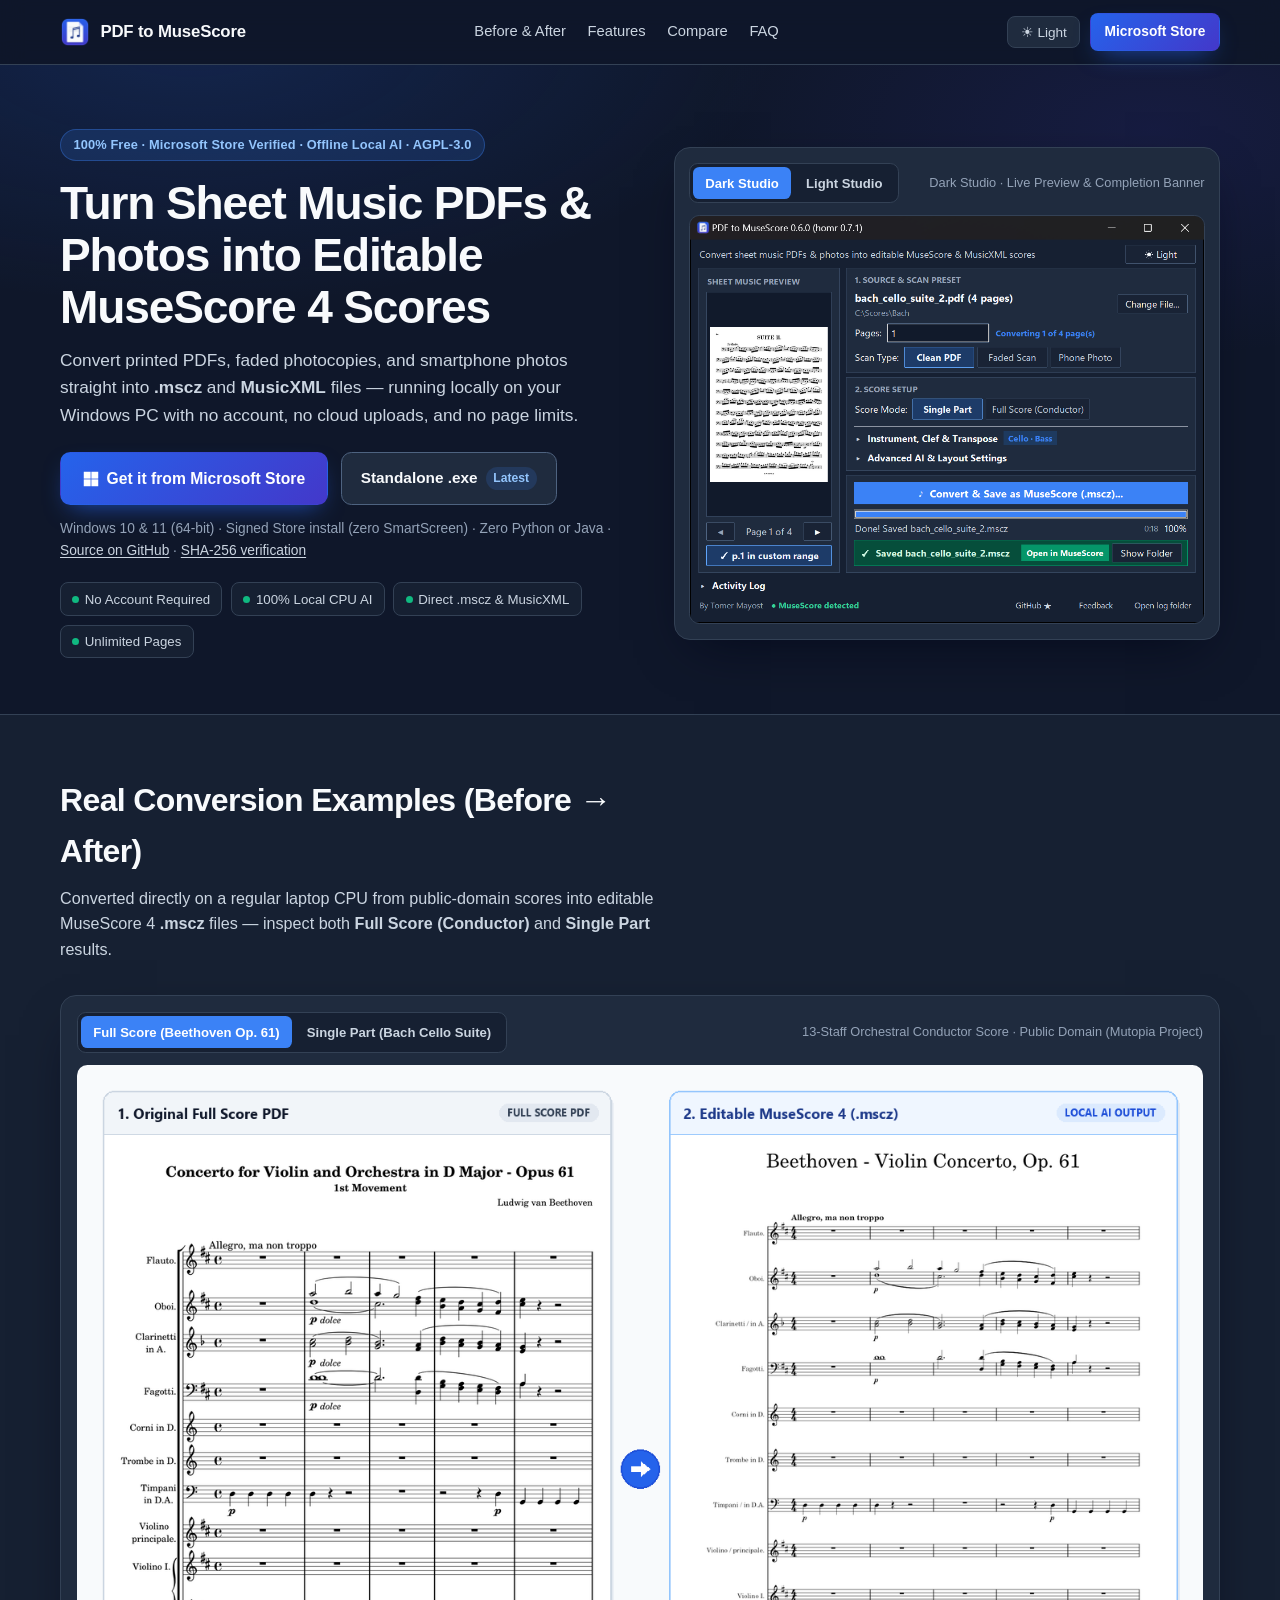
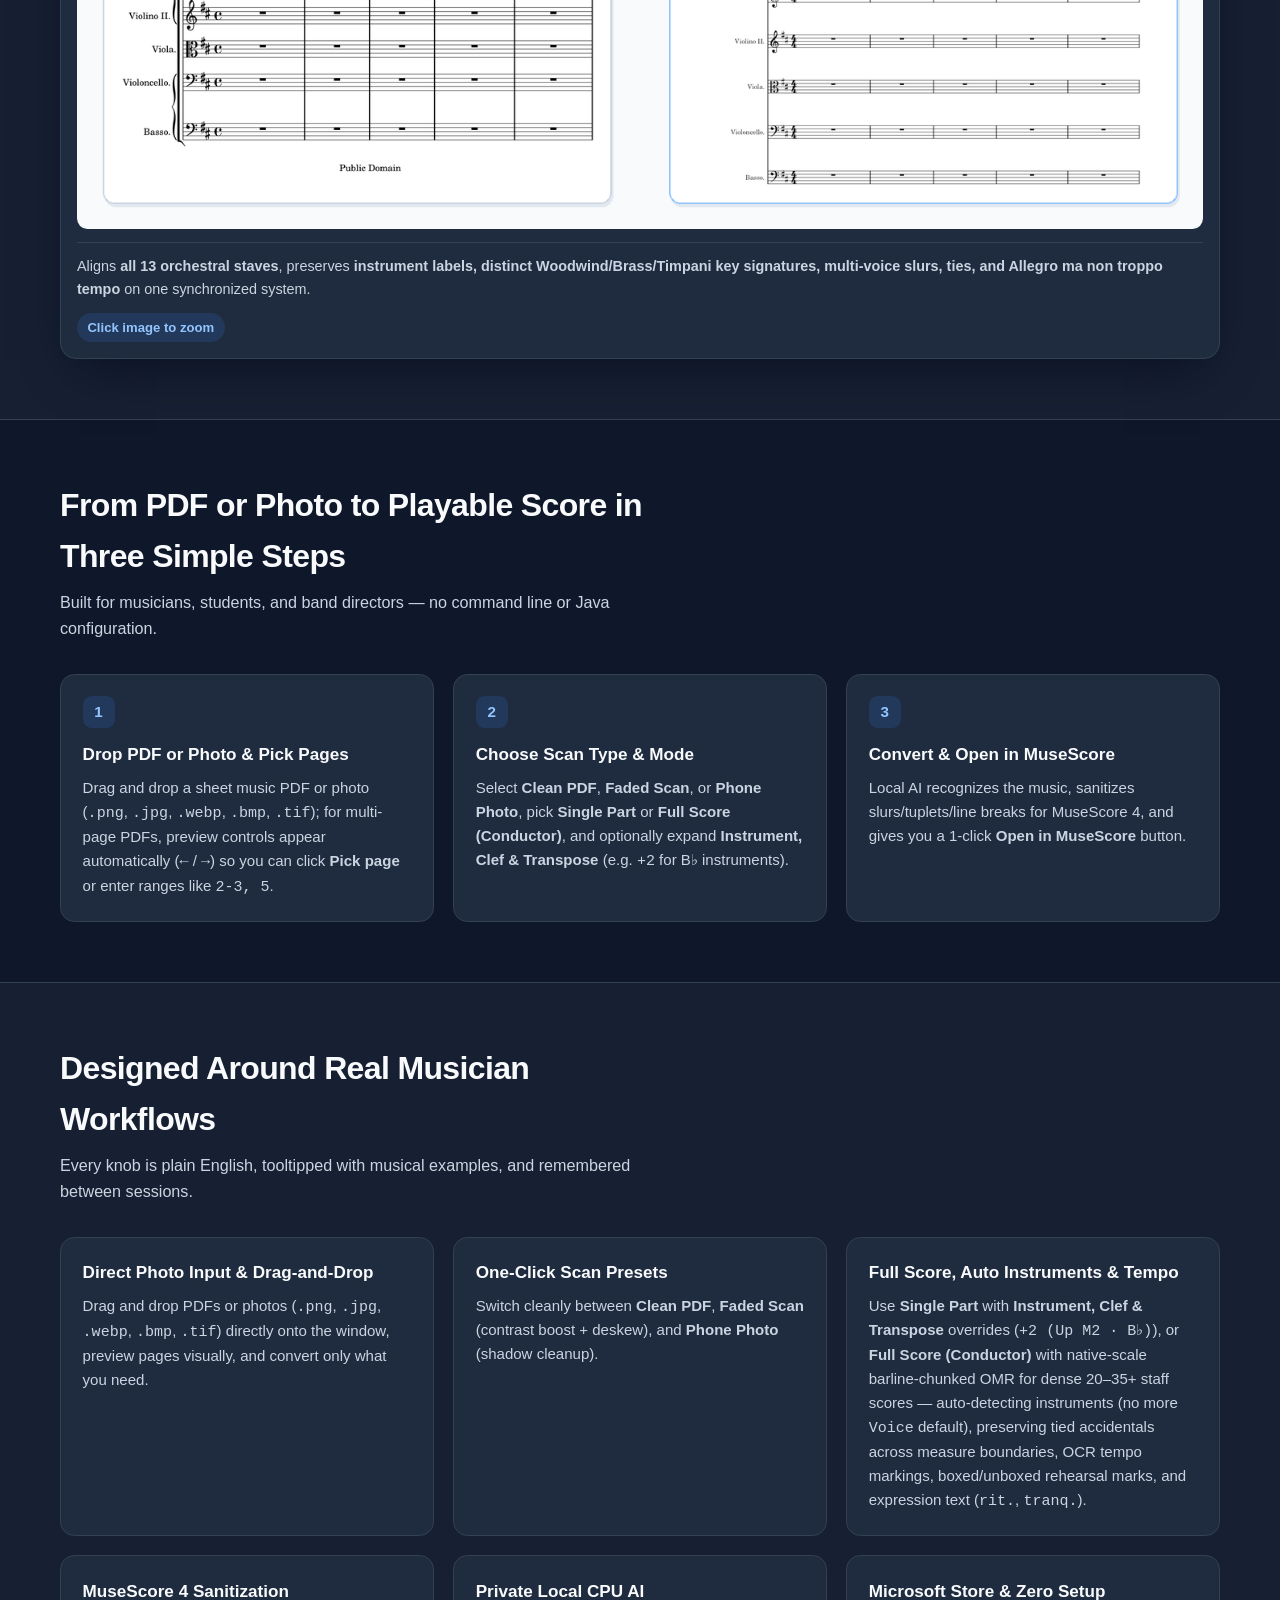
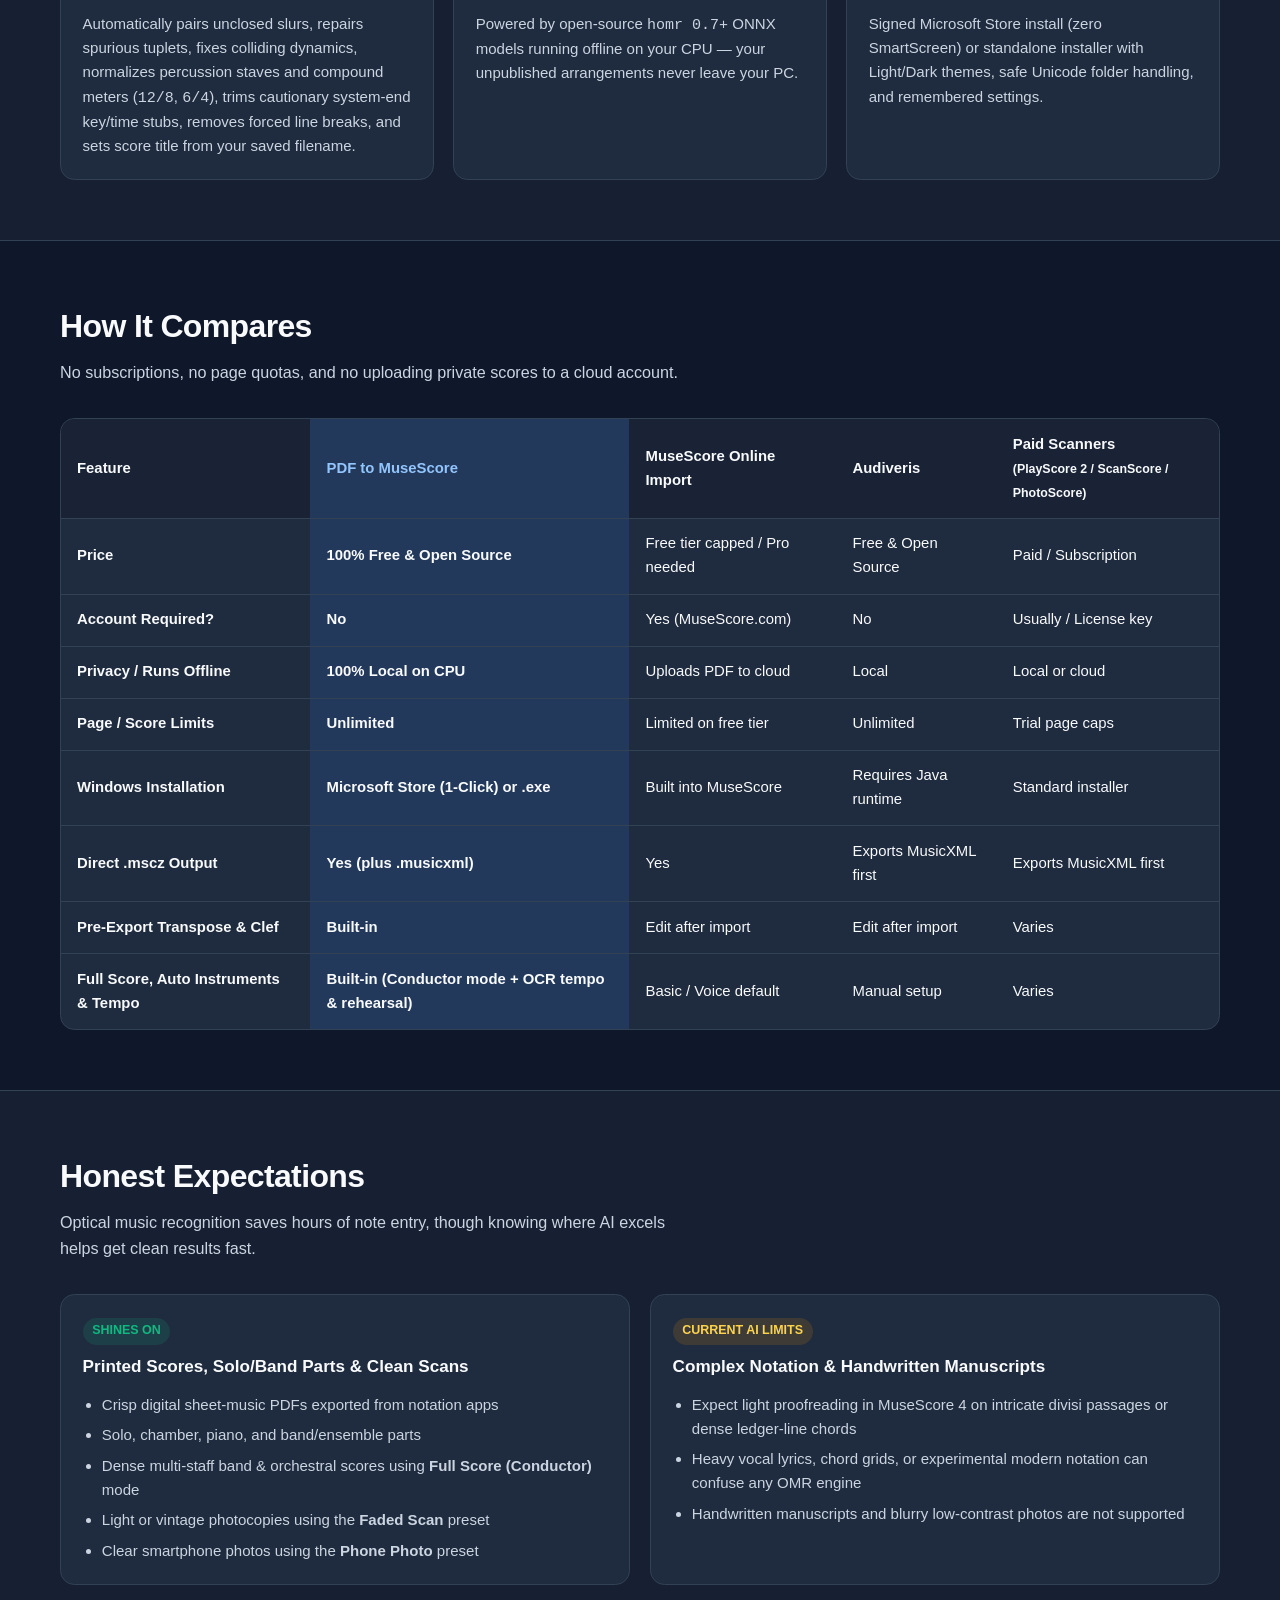
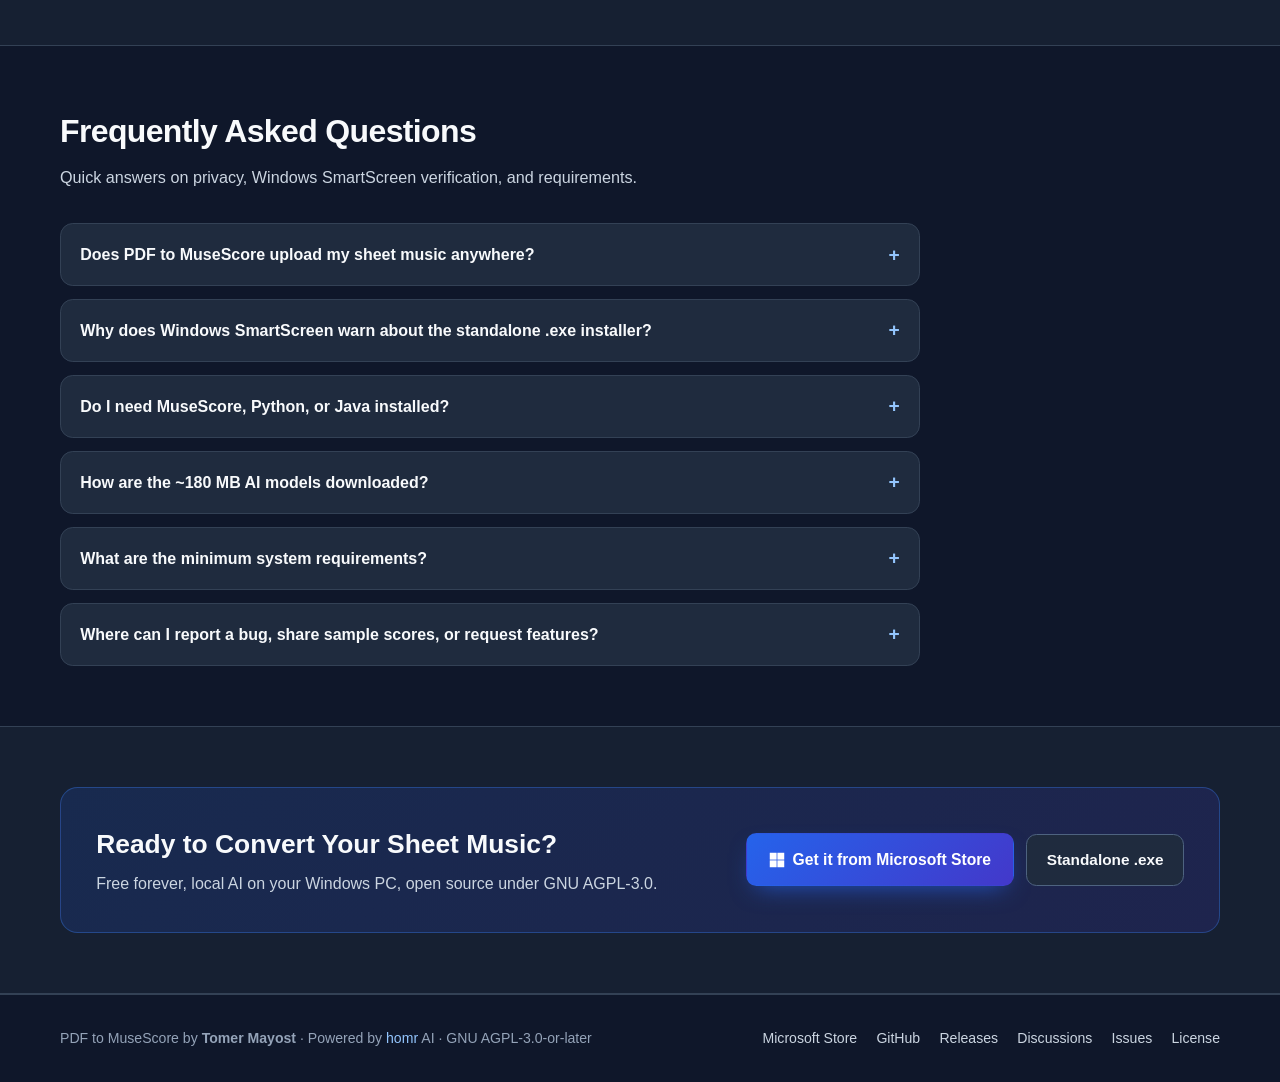
<file: docs/index.html>
<!DOCTYPE html>
<html lang="en" data-theme="dark">
<head>
  <meta charset="utf-8">
  <meta name="viewport" content="width=device-width, initial-scale=1">
  <title>PDF to MuseScore — Free, Offline AI Sheet Music Converter for Windows</title>
  <meta name="description" content="Free, offline Windows app converting sheet music PDFs & photos to MuseScore (.mscz) and MusicXML via local homr AI. On Microsoft Store — no limits.">
  <meta name="keywords" content="convert pdf to musescore, pdf to musicxml, sheet music omr, free optical music recognition, homr gui, musescore 4 pdf converter">
  <meta name="robots" content="index, follow, max-image-preview:large">
  <meta name="author" content="Tomer Mayost">
  <meta name="theme-color" content="#0f172a">
  <link rel="canonical" href="https://tomermayost.github.io/pdf2musescore/">
  <link rel="icon" type="image/png" href="assets/favicon.png">

  <meta property="og:type" content="website">
  <meta property="og:site_name" content="PDF to MuseScore">
  <meta property="og:url" content="https://tomermayost.github.io/pdf2musescore/">
  <meta property="og:title" content="PDF to MuseScore — Free, Offline AI Sheet Music Converter">
  <meta property="og:description" content="Turn printed scores, faded scans, and phone photos into editable MuseScore 4 (.mscz) and MusicXML scores locally on your Windows PC. Free, open source, no limits.">
  <meta property="og:image" content="https://tomermayost.github.io/pdf2musescore/assets/social-preview.png">
  <meta property="og:image:width" content="1280">
  <meta property="og:image:height" content="640">
  <meta property="og:image:alt" content="PDF to MuseScore Dark Studio UI converting sheet music PDFs and photos into MuseScore 4 scores">

  <meta name="twitter:card" content="summary_large_image">
  <meta name="twitter:title" content="PDF to MuseScore — Free, Offline AI Sheet Music Converter">
  <meta name="twitter:description" content="Convert sheet music PDFs to editable MuseScore 4 (.mscz) and MusicXML locally on Windows. Free, open source, no account or page limits.">
  <meta name="twitter:image" content="https://tomermayost.github.io/pdf2musescore/assets/social-preview.png">
  <meta name="twitter:image:alt" content="PDF to MuseScore Dark Studio UI converting sheet music PDFs and photos into MuseScore 4 scores">

  <script type="application/ld+json">
  {
    "@context": "https://schema.org",
    "@type": "SoftwareApplication",
    "name": "PDF to MuseScore",
    "alternateName": ["PDF2MuseScore", "pdf2musescore"],
    "operatingSystem": "Windows 10, Windows 11",
    "applicationCategory": "MultimediaApplication",
    "applicationSubCategory": "Optical Music Recognition",
    "description": "Free, offline Windows desktop application converting sheet music PDFs and photos into editable MuseScore 4 (.mscz) and MusicXML scores using local homr AI.",
    "softwareVersion": "0.6.0",
    "softwareRequirements": "Windows 10 or Windows 11 (64-bit), x86-64 CPU with AVX2 & SSE4.2, 4 GB RAM minimum (8 GB recommended)",
    "license": "https://www.gnu.org/licenses/agpl-3.0.en.html",
    "url": "https://tomermayost.github.io/pdf2musescore/",
    "installUrl": "https://apps.microsoft.com/detail/9N6NCBWM3BHT",
    "downloadUrl": "https://github.com/tomermayost/pdf2musescore/releases/latest",
    "image": "https://tomermayost.github.io/pdf2musescore/assets/social-preview.png",
    "screenshot": [
      "https://tomermayost.github.io/pdf2musescore/assets/ui-dark.png",
      "https://tomermayost.github.io/pdf2musescore/assets/before-after-fullscore.png",
      "https://tomermayost.github.io/pdf2musescore/assets/before-after-bach.png"
    ],
    "featureList": [
      "100% local offline AI music recognition powered by homr ONNX models",
      "Converts PDFs and sheet music photos (.png, .jpg, .webp, .bmp, .tif) with drag and drop",
      "Single Part and Full Score (Conductor) modes with native-scale barline-chunked OMR, automatic instrument detection, accurate MIDI playback & transpositions, and Piano fallback (no more Voice mixer default)",
      "OCR tempo markings (BPM and mid-piece changes), boxed/unboxed rehearsal marks, and expression text (rit., tranq.)",
      "Direct .mscz and MusicXML (.musicxml) export with MuseScore 4 sanitization (slurs, tuplets, dynamics collisions, percussion cleanup, and multi-voice measures)"
    ],
    "sameAs": [
      "https://github.com/tomermayost/pdf2musescore",
      "https://apps.microsoft.com/detail/9N6NCBWM3BHT"
    ],
    "author": {
      "@type": "Person",
      "name": "Tomer Mayost"
    },
    "offers": {
      "@type": "Offer",
      "price": "0",
      "priceCurrency": "USD"
    }
  }
  </script>

  <script type="application/ld+json">
  {
    "@context": "https://schema.org",
    "@type": "FAQPage",
    "mainEntity": [
      {
        "@type": "Question",
        "name": "Does PDF to MuseScore upload my sheet music anywhere?",
        "acceptedAnswer": {
          "@type": "Answer",
          "text": "No. All PDF rendering and AI music recognition runs 100% locally on your CPU. The only optional network requests are downloading the open-source homr and RapidOCR ONNX model weights once during installation (or automatically on startup if missing), a silent check against GitHub Releases for newer app versions (which sends zero user data and can be disabled via check_updates = false), and an optional Feedback report if you choose to submit diagnostic logs (privacy-sanitized, never containing sheet music, and never sent automatically)."
        }
      },
      {
        "@type": "Question",
        "name": "Why does Windows SmartScreen warn about the standalone .exe installer?",
        "acceptedAnswer": {
          "@type": "Answer",
          "text": "For zero SmartScreen warnings and automatic updates, install the Microsoft-signed Microsoft Store edition. The standalone GitHub .exe installer is not signed with a commercial EV certificate yet, so SmartScreen may appear — click More info then Run anyway, or verify every public CI build using SHA256SUMS.txt and GitHub Build Provenance Attestations."
        }
      },
      {
        "@type": "Question",
        "name": "Do I need MuseScore, Python, or Java installed?",
        "acceptedAnswer": {
          "@type": "Answer",
          "text": "No Python or Java setup is needed — everything is bundled in the Windows Setup Wizard. If MuseScore 4 is installed, the app automatically saves directly as .mscz (and offers to install it or export pure .musicxml if MuseScore is not detected)."
        }
      },
      {
        "@type": "Question",
        "name": "How are the ~180 MB AI models downloaded?",
        "acceptedAnswer": {
          "@type": "Answer",
          "text": "To keep the Windows installer compact (~85 MB), the open-source homr and RapidOCR neural network weights (~180 MB) are downloaded once during installation (or automatically in the background when the app starts if missing, such as in offline installs or Microsoft Store builds) and cached locally for offline use afterward."
        }
      },
      {
        "@type": "Question",
        "name": "What are the minimum system requirements?",
        "acceptedAnswer": {
          "@type": "Answer",
          "text": "64-bit Windows 10 or Windows 11, an x86-64 CPU with AVX2 & SSE4.2 (Intel 4th-gen Core 2013+ or AMD 2015+), 8 GB RAM recommended (4 GB minimum — on low-RAM laptops, close other apps or lower Scan Quality DPI to 200), and ~500 MB of free disk space."
        }
      },
      {
        "@type": "Question",
        "name": "Where can I report a bug, share sample scores, or request features?",
        "acceptedAnswer": {
          "@type": "Answer",
          "text": "Click Feedback in the bottom-right of the app to send a privacy-sanitized bug report directly (no GitHub account required), join GitHub Discussions to ask questions or share tips, or open a ticket in GitHub Issues (using Open log folder to attach diagnostic logs)."
        }
      }
    ]
  }
  </script>

  <link rel="stylesheet" href="styles.css">
</head>
<body>
  <a class="skip-link" href="#main">Skip to content</a>

  <header class="site-nav">
    <div class="container nav-inner">
      <a class="brand" href="#top">
        <img src="assets/favicon.png" alt="PDF to MuseScore icon" width="30" height="30">
        <span>PDF to MuseScore</span>
      </a>

      <nav class="nav-links" aria-label="Primary navigation">
        <a href="#preview">Before &amp; After</a>
        <a href="#features">Features</a>
        <a href="#compare">Compare</a>
        <a href="#faq">FAQ</a>
      </nav>

      <div class="nav-actions">
        <button id="themeToggle" class="btn-theme" type="button" aria-label="Switch to light theme">☀ Light</button>
        <a class="btn btn-primary btn-sm" href="https://apps.microsoft.com/detail/9N6NCBWM3BHT" target="_blank" rel="noopener">Microsoft Store</a>
      </div>
    </div>
  </header>

  <main id="main">
    <section id="top" class="hero">
      <div class="container hero-grid">
        <div>
          <span class="eyebrow">100% Free · Microsoft Store Verified · Offline Local AI · AGPL-3.0</span>
          <h1>Turn Sheet Music PDFs &amp; Photos into Editable MuseScore 4 Scores</h1>
          <p class="hero-sub">
            Convert printed PDFs, faded photocopies, and smartphone photos straight into
            <strong>.mscz</strong> and <strong>MusicXML</strong> files — running locally on your Windows PC
            with no account, no cloud uploads, and no page limits.
          </p>

          <div class="hero-cta-row">
            <a id="heroStoreBtn" class="btn btn-primary" href="https://apps.microsoft.com/detail/9N6NCBWM3BHT" target="_blank" rel="noopener">
              <svg class="ms-icon" width="16" height="16" viewBox="0 0 21 21" fill="currentColor" aria-hidden="true">
                <rect x="1" y="1" width="9" height="9" />
                <rect x="11" y="1" width="9" height="9" />
                <rect x="1" y="11" width="9" height="9" />
                <rect x="11" y="11" width="9" height="9" />
              </svg>
              <span>Get it from Microsoft Store</span>
            </a>
            <a id="heroDownloadBtn" class="btn btn-secondary" href="https://github.com/tomermayost/pdf2musescore/releases/latest">
              <span>Standalone .exe</span>
              <span id="releaseTagBadge" class="version-tag version-tag-muted">Latest</span>
            </a>
          </div>

          <p class="hero-meta">
            Windows 10 &amp; 11 (64-bit) · Signed Store install (zero SmartScreen) · Zero Python or Java ·
            <a href="https://github.com/tomermayost/pdf2musescore">Source on GitHub</a> ·
            <a href="#faq">SHA-256 verification</a>
          </p>

          <div class="trust-chips" aria-label="Key highlights">
            <span class="chip"><span class="dot"></span>No Account Required</span>
            <span class="chip"><span class="dot"></span>100% Local CPU AI</span>
            <span class="chip"><span class="dot"></span>Direct .mscz &amp; MusicXML</span>
            <span class="chip"><span class="dot"></span>Unlimited Pages</span>
          </div>
        </div>

        <div class="showcase-card">
          <div class="showcase-bar">
            <div class="tab-group" role="tablist" aria-label="App theme preview">
              <button id="tabDark" class="tab-btn" type="button" role="tab" aria-selected="true">Dark Studio</button>
              <button id="tabLight" class="tab-btn" type="button" role="tab" aria-selected="false">Light Studio</button>
            </div>
            <span id="heroPreviewCaption" class="showcase-caption">Dark Studio · Live Preview &amp; Completion Banner</span>
          </div>
          <div class="showcase-frame">
            <img id="heroPreviewImg" src="assets/ui-dark.png" alt="PDF to MuseScore Dark Studio interface with live sheet-music preview and Open in MuseScore completion banner">
          </div>
        </div>
      </div>
    </section>

    <section id="preview" class="section section-alt">
      <div class="container">
        <div class="section-head">
          <h2>Real Conversion Examples (Before → After)</h2>
          <p>
            Converted directly on a regular laptop CPU from public-domain scores into editable MuseScore 4
            <strong>.mscz</strong> files — inspect both <strong>Full Score (Conductor)</strong> and <strong>Single Part</strong> results.
          </p>
        </div>

        <div class="ba-wrap">
          <div class="showcase-bar ba-bar">
            <div class="tab-group" role="tablist" aria-label="Before and after conversion examples">
              <button id="baTabFullScore" class="tab-btn" type="button" role="tab" aria-selected="true" aria-controls="baPanelFullScore">Full Score (Beethoven Op. 61)</button>
              <button id="baTabBach" class="tab-btn" type="button" role="tab" aria-selected="false" aria-controls="baPanelBach">Single Part (Bach Cello Suite)</button>
            </div>
            <span id="baCaption" class="showcase-caption">13-Staff Orchestral Conductor Score · Public Domain (Mutopia Project)</span>
          </div>

          <div id="baPanelFullScore" role="tabpanel" aria-labelledby="baTabFullScore">
            <button id="openFullScoreZoom" class="ba-zoom-btn" type="button" data-zoom-src="assets/before-after-fullscore.png" data-zoom-alt="Zoomed side-by-side comparison of Beethoven Violin Concerto Op. 61 Full Score PDF and MuseScore 4 conversion" aria-label="Zoom Beethoven Violin Concerto Op. 61 Full Score Before and After comparison">
              <img src="assets/before-after-fullscore.png" alt="Side-by-side comparison of Beethoven Violin Concerto Op. 61 Full Score PDF and editable MuseScore 4 output">
            </button>
            <div class="ba-footer">
              <span>
                Aligns <strong>all 13 orchestral staves</strong>, preserves <strong>instrument labels, distinct Woodwind/Brass/Timpani key signatures, multi-voice slurs, ties, and Allegro ma non troppo tempo</strong> on one synchronized system.
              </span>
              <span class="zoom-pill">Click image to zoom</span>
            </div>
          </div>

          <div id="baPanelBach" role="tabpanel" aria-labelledby="baTabBach" hidden>
            <button id="openBeforeAfterZoom" class="ba-zoom-btn" type="button" data-zoom-src="assets/before-after-bach.png" data-zoom-alt="Zoomed side-by-side comparison of Bach Cello Suite No. 2 PDF and MuseScore 4 conversion" aria-label="Zoom Bach Cello Suite No. 2 Before and After comparison">
              <img src="assets/before-after-bach.png" alt="Side-by-side comparison of original Bach Cello Suite No. 2 PDF scan and editable MuseScore 4 output">
            </button>
            <div class="ba-footer">
              <span>
                Preserves <strong>bass clef, D minor key signature (B♭), 3/4 time, slurs, ties, stems, beams</strong>,
                and clean auto-flowing measures for MuseScore 4.
              </span>
              <span class="zoom-pill">Click image to zoom</span>
            </div>
          </div>
        </div>
      </div>
    </section>

    <section class="section">
      <div class="container">
        <div class="section-head">
          <h2>From PDF or Photo to Playable Score in Three Simple Steps</h2>
          <p>Built for musicians, students, and band directors — no command line or Java configuration.</p>
        </div>

        <div class="steps-grid">
          <article class="card">
            <div class="step-num">1</div>
            <h3>Drop PDF or Photo &amp; Pick Pages</h3>
            <p>
              Drag and drop a sheet music PDF or photo (<code>.png</code>, <code>.jpg</code>, <code>.webp</code>, <code>.bmp</code>, <code>.tif</code>);
              for multi-page PDFs, preview controls appear automatically (<code>←</code> / <code>→</code>) so you can click <strong>Pick page</strong> or enter ranges like <code>2-3, 5</code>.
            </p>
          </article>

          <article class="card">
            <div class="step-num">2</div>
            <h3>Choose Scan Type &amp; Mode</h3>
            <p>
              Select <strong>Clean PDF</strong>, <strong>Faded Scan</strong>, or <strong>Phone Photo</strong>, pick <strong>Single Part</strong> or <strong>Full Score (Conductor)</strong>,
              and optionally expand <strong>Instrument, Clef &amp; Transpose</strong> (e.g. <code>+2</code> for B♭ instruments).
            </p>
          </article>

          <article class="card">
            <div class="step-num">3</div>
            <h3>Convert &amp; Open in MuseScore</h3>
            <p>
              Local AI recognizes the music, sanitizes slurs/tuplets/line breaks for MuseScore 4, and gives you a
              1-click <strong>Open in MuseScore</strong> button.
            </p>
          </article>
        </div>
      </div>
    </section>

    <section id="features" class="section section-alt">
      <div class="container">
        <div class="section-head">
          <h2>Designed Around Real Musician Workflows</h2>
          <p>Every knob is plain English, tooltipped with musical examples, and remembered between sessions.</p>
        </div>

        <div class="features-grid">
          <article class="card">
            <h3>Direct Photo Input &amp; Drag-and-Drop</h3>
            <p>Drag and drop PDFs or photos (<code>.png</code>, <code>.jpg</code>, <code>.webp</code>, <code>.bmp</code>, <code>.tif</code>) directly onto the window, preview pages visually, and convert only what you need.</p>
          </article>
          <article class="card">
            <h3>One-Click Scan Presets</h3>
            <p>Switch cleanly between <strong>Clean PDF</strong>, <strong>Faded Scan</strong> (contrast boost + deskew), and <strong>Phone Photo</strong> (shadow cleanup).</p>
          </article>
          <article class="card">
            <h3>Full Score, Auto Instruments &amp; Tempo</h3>
            <p>Use <strong>Single Part</strong> with <strong>Instrument, Clef &amp; Transpose</strong> overrides (<code>+2 (Up M2 · B♭)</code>), or <strong>Full Score (Conductor)</strong> with native-scale barline-chunked OMR for dense 20–35+ staff scores — auto-detecting instruments (no more <code>Voice</code> default), preserving tied accidentals across measure boundaries, OCR tempo markings, boxed/unboxed rehearsal marks, and expression text (<code>rit.</code>, <code>tranq.</code>).</p>
          </article>
          <article class="card">
            <h3>MuseScore 4 Sanitization</h3>
            <p>Automatically pairs unclosed slurs, repairs spurious tuplets, fixes colliding dynamics, normalizes percussion staves and compound meters (<code>12/8</code>, <code>6/4</code>), trims cautionary system-end key/time stubs, removes forced line breaks, and sets score title from your saved filename.</p>
          </article>
          <article class="card">
            <h3>Private Local CPU AI</h3>
            <p>Powered by open-source <code>homr 0.7+</code> ONNX models running offline on your CPU — your unpublished arrangements never leave your PC.</p>
          </article>
          <article class="card">
            <h3>Microsoft Store &amp; Zero Setup</h3>
            <p>Signed Microsoft Store install (zero SmartScreen) or standalone installer with Light/Dark themes, safe Unicode folder handling, and remembered settings.</p>
          </article>
        </div>
      </div>
    </section>

    <section id="compare" class="section">
      <div class="container">
        <div class="section-head">
          <h2>How It Compares</h2>
          <p>No subscriptions, no page quotas, and no uploading private scores to a cloud account.</p>
        </div>

        <div class="table-scroll">
          <table class="compare-table">
            <thead>
              <tr>
                <th>Feature</th>
                <th class="col-ours">PDF to MuseScore</th>
                <th>MuseScore Online Import</th>
                <th>Audiveris</th>
                <th>Paid Scanners<br><small>(PlayScore 2 / ScanScore / PhotoScore)</small></th>
              </tr>
            </thead>
            <tbody>
              <tr>
                <td><strong>Price</strong></td>
                <td class="col-ours">100% Free &amp; Open Source</td>
                <td>Free tier capped / Pro needed</td>
                <td>Free &amp; Open Source</td>
                <td>Paid / Subscription</td>
              </tr>
              <tr>
                <td><strong>Account Required?</strong></td>
                <td class="col-ours">No</td>
                <td>Yes (MuseScore.com)</td>
                <td>No</td>
                <td>Usually / License key</td>
              </tr>
              <tr>
                <td><strong>Privacy / Runs Offline</strong></td>
                <td class="col-ours">100% Local on CPU</td>
                <td>Uploads PDF to cloud</td>
                <td>Local</td>
                <td>Local or cloud</td>
              </tr>
              <tr>
                <td><strong>Page / Score Limits</strong></td>
                <td class="col-ours">Unlimited</td>
                <td>Limited on free tier</td>
                <td>Unlimited</td>
                <td>Trial page caps</td>
              </tr>
              <tr>
                <td><strong>Windows Installation</strong></td>
                <td class="col-ours">Microsoft Store (1-Click) or .exe</td>
                <td>Built into MuseScore</td>
                <td>Requires Java runtime</td>
                <td>Standard installer</td>
              </tr>
              <tr>
                <td><strong>Direct .mscz Output</strong></td>
                <td class="col-ours">Yes (plus .musicxml)</td>
                <td>Yes</td>
                <td>Exports MusicXML first</td>
                <td>Exports MusicXML first</td>
              </tr>
              <tr>
                <td><strong>Pre-Export Transpose &amp; Clef</strong></td>
                <td class="col-ours">Built-in</td>
                <td>Edit after import</td>
                <td>Edit after import</td>
                <td>Varies</td>
              </tr>
              <tr>
                <td><strong>Full Score, Auto Instruments &amp; Tempo</strong></td>
                <td class="col-ours">Built-in (Conductor mode + OCR tempo &amp; rehearsal)</td>
                <td>Basic / Voice default</td>
                <td>Manual setup</td>
                <td>Varies</td>
              </tr>
            </tbody>
          </table>
        </div>
      </div>
    </section>

    <section class="section section-alt">
      <div class="container">
        <div class="section-head">
          <h2>Honest Expectations</h2>
          <p>Optical music recognition saves hours of note entry, though knowing where AI excels helps get clean results fast.</p>
        </div>

        <div class="split-grid">
          <article class="card">
            <span class="badge-ok">SHINES ON</span>
            <h3>Printed Scores, Solo/Band Parts &amp; Clean Scans</h3>
            <ul class="expect-list">
              <li>Crisp digital sheet-music PDFs exported from notation apps</li>
              <li>Solo, chamber, piano, and band/ensemble parts</li>
              <li>Dense multi-staff band &amp; orchestral scores using <strong>Full Score (Conductor)</strong> mode</li>
              <li>Light or vintage photocopies using the <strong>Faded Scan</strong> preset</li>
              <li>Clear smartphone photos using the <strong>Phone Photo</strong> preset</li>
            </ul>
          </article>

          <article class="card">
            <span class="badge-warn">CURRENT AI LIMITS</span>
            <h3>Complex Notation &amp; Handwritten Manuscripts</h3>
            <ul class="expect-list">
              <li>Expect light proofreading in MuseScore 4 on intricate divisi passages or dense ledger-line chords</li>
              <li>Heavy vocal lyrics, chord grids, or experimental modern notation can confuse any OMR engine</li>
              <li>Handwritten manuscripts and blurry low-contrast photos are not supported</li>
            </ul>
          </article>
        </div>
      </div>
    </section>

    <section id="faq" class="section">
      <div class="container">
        <div class="section-head">
          <h2>Frequently Asked Questions</h2>
          <p>Quick answers on privacy, Windows SmartScreen verification, and requirements.</p>
        </div>

        <div class="faq-list">
          <details class="faq-item">
            <summary>Does PDF to MuseScore upload my sheet music anywhere?</summary>
            <div class="faq-body">
              No. All PDF rendering and AI music recognition runs <strong>100% locally on your CPU</strong>. The only optional network requests are downloading the open-source <code>homr</code> and <code>RapidOCR</code> ONNX model weights once during installation (or automatically on startup if missing), a silent check against GitHub Releases for newer app versions (which sends zero user data and can be disabled via <code>check_updates = false</code>), and an optional <strong>Feedback</strong> report if you choose to submit diagnostic logs (privacy-sanitized, never containing sheet music, and never sent automatically).
            </div>
          </details>

          <details class="faq-item">
            <summary>Why does Windows SmartScreen warn about the standalone .exe installer?</summary>
            <div class="faq-body">
              For zero SmartScreen warnings and automatic updates, install the Microsoft-signed <a href="https://apps.microsoft.com/detail/9N6NCBWM3BHT" target="_blank" rel="noopener">Microsoft Store</a> edition. The standalone GitHub <code>.exe</code> installer is not signed with a commercial EV certificate yet, so SmartScreen may appear — click <strong>More info → Run anyway</strong>, or verify every public CI build using <code>SHA256SUMS.txt</code> and GitHub Build Provenance Attestations:
              <pre>Get-FileHash .\pdf2musescore-&lt;version&gt;-setup-x64.exe -Algorithm SHA256
gh attestation verify .\pdf2musescore-&lt;version&gt;-setup-x64.exe --repo tomermayost/pdf2musescore</pre>
            </div>
          </details>

          <details class="faq-item">
            <summary>Do I need MuseScore, Python, or Java installed?</summary>
            <div class="faq-body">
              No Python or Java setup is needed — everything is bundled in the Windows Setup Wizard. If <strong>MuseScore 4</strong> is installed, the app automatically saves directly as <code>.mscz</code> (and offers to install it or export pure <code>.musicxml</code> if MuseScore isn't detected).
            </div>
          </details>

          <details class="faq-item">
            <summary>How are the ~180 MB AI models downloaded?</summary>
            <div class="faq-body">
              To keep the Windows installer compact (~85 MB), the open-source <code>homr</code> and <code>RapidOCR</code> neural network weights (~180 MB) are downloaded once during installation (or automatically in the background when the app starts if missing, such as in offline installs or Microsoft Store builds) and cached locally for offline use afterward.
            </div>
          </details>

          <details class="faq-item">
            <summary>What are the minimum system requirements?</summary>
            <div class="faq-body">
              64-bit <strong>Windows 10 or Windows 11</strong>, an x86-64 CPU with <strong>AVX2 &amp; SSE4.2</strong> (Intel 4th-gen Core 2013+ or AMD 2015+), <strong>8 GB RAM recommended</strong> (4 GB minimum — on low-RAM laptops, close other apps or lower Scan Quality DPI to <code>200</code>), and ~500 MB of free disk space.
            </div>
          </details>

          <details class="faq-item">
            <summary>Where can I report a bug, share sample scores, or request features?</summary>
            <div class="faq-body">
              Click <strong>Feedback</strong> in the bottom-right of the app to send a privacy-sanitized bug report directly (no GitHub account required), join <a href="https://github.com/tomermayost/pdf2musescore/discussions">GitHub Discussions</a> to ask questions or share tips, or open a ticket in <a href="https://github.com/tomermayost/pdf2musescore/issues">GitHub Issues</a> (using <strong>Open log folder</strong> to attach diagnostic logs).
            </div>
          </details>
        </div>
      </div>
    </section>

    <section class="section section-alt">
      <div class="container">
        <div class="cta-banner">
          <div>
            <h2>Ready to Convert Your Sheet Music?</h2>
            <p>Free forever, local AI on your Windows PC, open source under GNU AGPL-3.0.</p>
          </div>
          <div class="hero-cta-row">
            <a class="btn btn-primary" href="https://apps.microsoft.com/detail/9N6NCBWM3BHT" target="_blank" rel="noopener">
              <svg class="ms-icon" width="16" height="16" viewBox="0 0 21 21" fill="currentColor" aria-hidden="true">
                <rect x="1" y="1" width="9" height="9" />
                <rect x="11" y="1" width="9" height="9" />
                <rect x="1" y="11" width="9" height="9" />
                <rect x="11" y="11" width="9" height="9" />
              </svg>
              <span>Get it from Microsoft Store</span>
            </a>
            <a id="bottomDownloadBtn" class="btn btn-secondary" href="https://github.com/tomermayost/pdf2musescore/releases/latest">Standalone .exe</a>
          </div>
        </div>
      </div>
    </section>
  </main>

  <footer class="site-footer">
    <div class="container footer-inner">
      <span>PDF to MuseScore by <strong>Tomer Mayost</strong> · Powered by <a href="https://github.com/liebharc/homr">homr</a> AI · GNU AGPL-3.0-or-later</span>
      <div class="footer-links">
        <a href="https://apps.microsoft.com/detail/9N6NCBWM3BHT" target="_blank" rel="noopener">Microsoft Store</a>
        <a href="https://github.com/tomermayost/pdf2musescore">GitHub</a>
        <a href="https://github.com/tomermayost/pdf2musescore/releases">Releases</a>
        <a href="https://github.com/tomermayost/pdf2musescore/discussions">Discussions</a>
        <a href="https://github.com/tomermayost/pdf2musescore/issues">Issues</a>
        <a href="https://github.com/tomermayost/pdf2musescore/blob/master/LICENSE">License</a>
      </div>
    </div>
  </footer>

  <div id="lightbox" class="lightbox" role="dialog" aria-modal="true" aria-hidden="true" aria-label="Zoomed Before and After comparison">
    <div class="lightbox-inner">
      <button id="closeLightbox" class="lightbox-close" type="button" aria-label="Close zoomed preview">×</button>
      <img id="lightboxImg" src="assets/before-after-fullscore.png" alt="Zoomed side-by-side comparison of Beethoven Violin Concerto Op. 61 Full Score PDF and MuseScore 4 conversion">
    </div>
  </div>

  <script src="app.js"></script>
</body>
</html>
</file>
<file: docs/styles.css>
/* Studio theme tokens aligned with src/pdf2musescore/ui_theme.py */
:root,
[data-theme="dark"] {
  --bg: #0f172a;
  --bg-elevated: #162032;
  --card: #1f2b3e;
  --card-alt: #192335;
  --border: #334155;
  --border-strong: #4e6380;
  --text: #f8fafc;
  --text-muted: #cbd5e1;
  --text-subtle: #94a3b8;
  --accent: #3b82f6;
  --accent-hover: #2563eb;
  --accent-indigo: #4338ca;
  --accent-soft: rgba(59, 130, 246, 0.16);
  --accent-text: #93c5fd;
  --success: #10b981;
  --success-soft: rgba(16, 185, 129, 0.14);
  --warn-soft: rgba(245, 158, 11, 0.14);
  --warn-text: #fcd34d;
  --shadow: 0 20px 50px -20px rgba(2, 6, 23, 0.75);
  --nav-bg: rgba(15, 23, 42, 0.86);
  color-scheme: dark;
}

[data-theme="light"] {
  --bg: #f8fafc;
  --bg-elevated: #f1f5f9;
  --card: #ffffff;
  --card-alt: #f8fafc;
  --border: #cbd5e1;
  --border-strong: #94a3b8;
  --text: #0f172a;
  --text-muted: #475569;
  --text-subtle: #64748b;
  --accent: #2563eb;
  --accent-hover: #1d4ed8;
  --accent-indigo: #4338ca;
  --accent-soft: #dbeafe;
  --accent-text: #1d4ed8;
  --success: #059669;
  --success-soft: #ecfdf5;
  --warn-soft: #fffbeb;
  --warn-text: #b45309;
  --shadow: 0 20px 50px -20px rgba(15, 23, 42, 0.16);
  --nav-bg: rgba(248, 250, 252, 0.88);
  color-scheme: light;
}

*,
*::before,
*::after {
  box-sizing: border-box;
}

html {
  scroll-behavior: smooth;
}

body {
  margin: 0;
  font-family: "Segoe UI Variable Text", "Segoe UI", -apple-system, BlinkMacSystemFont, Roboto, Helvetica, Arial, sans-serif;
  background: var(--bg);
  color: var(--text);
  line-height: 1.6;
  -webkit-font-smoothing: antialiased;
}

img {
  display: block;
  max-width: 100%;
  height: auto;
}

a {
  color: var(--accent-text);
  text-decoration: none;
}

a:hover {
  text-decoration: underline;
}

code,
pre {
  font-family: "Cascadia Mono", Consolas, ui-monospace, SFMono-Regular, Menlo, monospace;
}

.container {
  width: min(1160px, calc(100% - 2rem));
  margin-inline: auto;
}

.skip-link {
  position: absolute;
  left: -9999px;
  top: 0;
  background: var(--accent);
  color: #ffffff;
  padding: 0.6rem 1rem;
  border-radius: 0.5rem;
  z-index: 200;
}

.skip-link:focus {
  left: 1rem;
  top: 1rem;
}

/* Navbar */
.site-nav {
  position: sticky;
  top: 0;
  z-index: 50;
  background: var(--nav-bg);
  backdrop-filter: blur(12px);
  border-bottom: 1px solid var(--border);
}

.nav-inner {
  display: flex;
  align-items: center;
  justify-content: space-between;
  gap: 1rem;
  min-height: 4rem;
}

.brand {
  display: inline-flex;
  align-items: center;
  gap: 0.65rem;
  color: var(--text);
  font-weight: 700;
  font-size: 1.05rem;
  letter-spacing: -0.01em;
}

.brand:hover {
  text-decoration: none;
}

.brand img {
  width: 30px;
  height: 30px;
  border-radius: 7px;
}

.nav-links {
  display: flex;
  align-items: center;
  gap: 1.35rem;
}

.nav-links a {
  color: var(--text-muted);
  font-size: 0.92rem;
  font-weight: 500;
}

.nav-links a:hover {
  color: var(--text);
  text-decoration: none;
}

.nav-actions {
  display: flex;
  align-items: center;
  gap: 0.6rem;
}

/* Buttons */
.btn {
  display: inline-flex;
  align-items: center;
  justify-content: center;
  gap: 0.5rem;
  font: inherit;
  font-weight: 600;
  border-radius: 0.65rem;
  border: 1px solid transparent;
  cursor: pointer;
  transition: transform 0.12s ease, background-color 0.15s ease, border-color 0.15s ease;
  text-decoration: none;
  white-space: nowrap;
}

.btn:hover {
  text-decoration: none;
  transform: translateY(-1px);
}

.btn:active {
  transform: translateY(0);
}

.btn-primary {
  background: linear-gradient(135deg, #2563eb, #4338ca);
  color: #ffffff;
  padding: 0.8rem 1.35rem;
  font-size: 0.98rem;
  box-shadow: 0 10px 25px -10px rgba(37, 99, 235, 0.75);
}

.btn-primary:hover {
  background: linear-gradient(135deg, #1d4ed8, #3730a3);
}

.btn-secondary {
  background: var(--card);
  color: var(--text);
  border-color: var(--border-strong);
  padding: 0.8rem 1.2rem;
  font-size: 0.96rem;
}

.btn-secondary:hover {
  border-color: var(--accent);
}

.btn-sm {
  padding: 0.45rem 0.85rem;
  font-size: 0.86rem;
  border-radius: 0.5rem;
}

.btn-theme {
  background: var(--card);
  color: var(--text-muted);
  border: 1px solid var(--border);
  padding: 0.44rem 0.78rem;
  font-size: 0.85rem;
  border-radius: 0.5rem;
}

.btn-theme:hover {
  color: var(--text);
  border-color: var(--border-strong);
}

/* Hero */
.hero {
  position: relative;
  padding: 4rem 0 3.5rem;
  background:
    radial-gradient(900px 420px at 15% -5%, rgba(37, 99, 235, 0.18), transparent 65%),
    radial-gradient(750px 380px at 90% 10%, rgba(67, 56, 202, 0.14), transparent 60%);
}

.hero-grid {
  display: grid;
  grid-template-columns: minmax(0, 1.05fr) minmax(0, 1fr);
  gap: 2.5rem;
  align-items: center;
}

.eyebrow {
  display: inline-flex;
  align-items: center;
  gap: 0.45rem;
  padding: 0.3rem 0.78rem;
  border-radius: 999px;
  background: var(--accent-soft);
  color: var(--accent-text);
  border: 1px solid rgba(59, 130, 246, 0.35);
  font-size: 0.8rem;
  font-weight: 600;
  letter-spacing: 0.01em;
}

.hero h1 {
  margin: 1rem 0 0.85rem;
  font-size: clamp(2rem, 3.6vw, 3rem);
  line-height: 1.13;
  letter-spacing: -0.025em;
}

.hero-sub {
  margin: 0 0 1.4rem;
  color: var(--text-muted);
  font-size: 1.08rem;
  max-width: 56ch;
}

.hero-cta-row {
  display: flex;
  flex-wrap: wrap;
  gap: 0.8rem;
  align-items: center;
}

.ms-icon {
  flex-shrink: 0;
}

.version-tag {
  display: inline-block;
  padding: 0.12rem 0.48rem;
  border-radius: 999px;
  background: rgba(255, 255, 255, 0.2);
  font-size: 0.76rem;
  font-weight: 700;
}

.version-tag-muted {
  background: var(--accent-soft);
  color: var(--accent-text);
}

.hero-meta {
  margin: 0.85rem 0 1.25rem;
  color: var(--text-subtle);
  font-size: 0.86rem;
}

.hero-meta a {
  color: var(--text-muted);
  text-decoration: underline;
  text-underline-offset: 2px;
}

.trust-chips {
  display: flex;
  flex-wrap: wrap;
  gap: 0.55rem;
}

.chip {
  display: inline-flex;
  align-items: center;
  gap: 0.35rem;
  padding: 0.32rem 0.7rem;
  border-radius: 0.5rem;
  background: var(--bg-elevated);
  border: 1px solid var(--border);
  color: var(--text-muted);
  font-size: 0.83rem;
  font-weight: 500;
}

.chip .dot {
  width: 7px;
  height: 7px;
  border-radius: 50%;
  background: var(--success);
}

/* Preview Switcher Card */
.showcase-card {
  background: var(--card);
  border: 1px solid var(--border);
  border-radius: 1rem;
  padding: 0.9rem;
  box-shadow: var(--shadow);
}

.showcase-bar {
  display: flex;
  align-items: center;
  justify-content: space-between;
  gap: 0.75rem;
  margin-bottom: 0.75rem;
}

.tab-group {
  display: inline-flex;
  background: var(--bg-elevated);
  border: 1px solid var(--border);
  border-radius: 0.55rem;
  padding: 0.2rem;
  gap: 0.2rem;
}

.tab-btn {
  border: 0;
  background: transparent;
  color: var(--text-muted);
  font: inherit;
  font-size: 0.82rem;
  font-weight: 600;
  padding: 0.35rem 0.75rem;
  border-radius: 0.4rem;
  cursor: pointer;
}

.tab-btn[aria-selected="true"] {
  background: var(--accent);
  color: #ffffff;
}

.showcase-caption {
  color: var(--text-subtle);
  font-size: 0.8rem;
}

.showcase-frame {
  border-radius: 0.65rem;
  overflow: hidden;
  border: 1px solid var(--border);
  background: var(--bg);
}

/* Sections */
.section {
  padding: 3.75rem 0;
}

.section-alt {
  background: var(--bg-elevated);
  border-top: 1px solid var(--border);
  border-bottom: 1px solid var(--border);
}

.section-head {
  max-width: 70ch;
  margin-bottom: 2rem;
}

.section-head h2 {
  margin: 0 0 0.5rem;
  font-size: clamp(1.5rem, 2.5vw, 2.1rem);
  letter-spacing: -0.02em;
}

.section-head p {
  margin: 0;
  color: var(--text-muted);
  font-size: 1.01rem;
}

/* Before / After */
.ba-wrap {
  background: var(--card);
  border: 1px solid var(--border);
  border-radius: 1rem;
  padding: 1rem;
  box-shadow: var(--shadow);
}

.ba-bar {
  flex-wrap: wrap;
}

.ba-wrap [hidden] {
  display: none;
}

.ba-zoom-btn {
  display: block;
  width: 100%;
  padding: 0;
  border: 0;
  background: transparent;
  cursor: zoom-in;
  border-radius: 0.65rem;
  overflow: hidden;
}

.ba-footer {
  display: flex;
  flex-wrap: wrap;
  align-items: center;
  justify-content: space-between;
  gap: 0.75rem;
  margin-top: 0.8rem;
  padding-top: 0.75rem;
  border-top: 1px solid var(--border);
  color: var(--text-muted);
  font-size: 0.9rem;
}

.zoom-pill {
  display: inline-flex;
  align-items: center;
  gap: 0.35rem;
  padding: 0.25rem 0.65rem;
  border-radius: 999px;
  background: var(--accent-soft);
  color: var(--accent-text);
  font-size: 0.82rem;
  font-weight: 600;
}

/* Grids */
.steps-grid {
  display: grid;
  grid-template-columns: repeat(3, minmax(0, 1fr));
  gap: 1.2rem;
}

.features-grid {
  display: grid;
  grid-template-columns: repeat(3, minmax(0, 1fr));
  gap: 1.2rem;
}

.split-grid {
  display: grid;
  grid-template-columns: repeat(2, minmax(0, 1fr));
  gap: 1.25rem;
}

.card {
  background: var(--card);
  border: 1px solid var(--border);
  border-radius: 0.9rem;
  padding: 1.35rem;
}

.step-num {
  display: inline-flex;
  align-items: center;
  justify-content: center;
  width: 2rem;
  height: 2rem;
  border-radius: 0.55rem;
  background: var(--accent-soft);
  color: var(--accent-text);
  font-weight: 800;
  font-size: 0.95rem;
  margin-bottom: 0.8rem;
}

.card h3 {
  margin: 0 0 0.45rem;
  font-size: 1.07rem;
}

.card p {
  margin: 0;
  color: var(--text-muted);
  font-size: 0.94rem;
}

.expect-list {
  margin: 0.75rem 0 0;
  padding-left: 1.2rem;
  color: var(--text-muted);
  font-size: 0.94rem;
}

.expect-list li + li {
  margin-top: 0.4rem;
}

.badge-ok {
  display: inline-block;
  padding: 0.2rem 0.6rem;
  border-radius: 999px;
  background: var(--success-soft);
  color: var(--success);
  font-size: 0.78rem;
  font-weight: 700;
  margin-bottom: 0.55rem;
}

.badge-warn {
  display: inline-block;
  padding: 0.2rem 0.6rem;
  border-radius: 999px;
  background: var(--warn-soft);
  color: var(--warn-text);
  font-size: 0.78rem;
  font-weight: 700;
  margin-bottom: 0.55rem;
}

/* Comparison Table */
.table-scroll {
  overflow-x: auto;
  border-radius: 0.9rem;
  border: 1px solid var(--border);
  background: var(--card);
}

.compare-table {
  width: 100%;
  border-collapse: collapse;
  min-width: 680px;
  text-align: left;
  font-size: 0.93rem;
}

.compare-table th,
.compare-table td {
  padding: 0.85rem 1rem;
  border-bottom: 1px solid var(--border);
}

.compare-table thead th {
  background: var(--card-alt);
  font-weight: 700;
}

.compare-table tbody tr:last-child td {
  border-bottom: 0;
}

.compare-table .col-ours {
  background: var(--accent-soft);
  color: var(--text);
  font-weight: 600;
}

.compare-table thead .col-ours {
  color: var(--accent-text);
}

/* FAQ */
.faq-list {
  display: grid;
  gap: 0.8rem;
  max-width: 860px;
}

.faq-item {
  background: var(--card);
  border: 1px solid var(--border);
  border-radius: 0.8rem;
  padding: 0.95rem 1.2rem;
}

.faq-item summary {
  cursor: pointer;
  font-weight: 600;
  font-size: 1rem;
  list-style: none;
  display: flex;
  align-items: center;
  justify-content: space-between;
  gap: 1rem;
}

.faq-item summary::-webkit-details-marker {
  display: none;
}

.faq-item summary::after {
  content: "+";
  font-size: 1.2rem;
  color: var(--accent-text);
  font-weight: 700;
  flex-shrink: 0;
}

.faq-item[open] summary::after {
  content: "−";
}

.faq-body {
  margin-top: 0.75rem;
  color: var(--text-muted);
  font-size: 0.94rem;
}

.faq-body pre {
  margin: 0.65rem 0 0;
  padding: 0.75rem 0.9rem;
  border-radius: 0.55rem;
  background: var(--bg);
  border: 1px solid var(--border);
  overflow-x: auto;
  font-size: 0.84rem;
  color: var(--text);
}

/* CTA Banner */
.cta-banner {
  background: linear-gradient(135deg, rgba(37, 99, 235, 0.16), rgba(67, 56, 202, 0.18));
  border: 1px solid rgba(59, 130, 246, 0.35);
  border-radius: 1.1rem;
  padding: 2.2rem;
  display: flex;
  flex-wrap: wrap;
  align-items: center;
  justify-content: space-between;
  gap: 1.5rem;
}

.cta-banner h2 {
  margin: 0 0 0.35rem;
  font-size: 1.65rem;
}

.cta-banner p {
  margin: 0;
  color: var(--text-muted);
}

/* Footer */
.site-footer {
  border-top: 1px solid var(--border);
  padding: 2rem 0 2.5rem;
  color: var(--text-subtle);
  font-size: 0.88rem;
}

.footer-inner {
  display: flex;
  flex-wrap: wrap;
  align-items: center;
  justify-content: space-between;
  gap: 1rem;
}

.footer-links {
  display: flex;
  flex-wrap: wrap;
  gap: 1.2rem;
}

.footer-links a {
  color: var(--text-muted);
}

/* Lightbox */
.lightbox {
  position: fixed;
  inset: 0;
  z-index: 120;
  background: rgba(2, 6, 23, 0.88);
  display: none;
  align-items: center;
  justify-content: center;
  padding: 1.5rem;
}

.lightbox.is-open {
  display: flex;
}

.lightbox-inner {
  position: relative;
  max-width: min(1240px, 96vw);
  max-height: 92vh;
}

.lightbox-inner img {
  max-height: 88vh;
  width: auto;
  border-radius: 0.75rem;
  box-shadow: 0 25px 60px rgba(0, 0, 0, 0.65);
}

.lightbox-close {
  position: absolute;
  top: -0.9rem;
  right: -0.9rem;
  width: 2.35rem;
  height: 2.35rem;
  border-radius: 50%;
  border: 1px solid #475569;
  background: #0f172a;
  color: #f8fafc;
  font-size: 1.2rem;
  font-weight: 700;
  cursor: pointer;
}

@media (max-width: 960px) {
  .hero-grid,
  .steps-grid,
  .features-grid,
  .split-grid {
    grid-template-columns: 1fr;
  }

  .nav-links {
    display: none;
  }

  .hero {
    padding: 2.75rem 0 2.5rem;
  }
}
</file>
